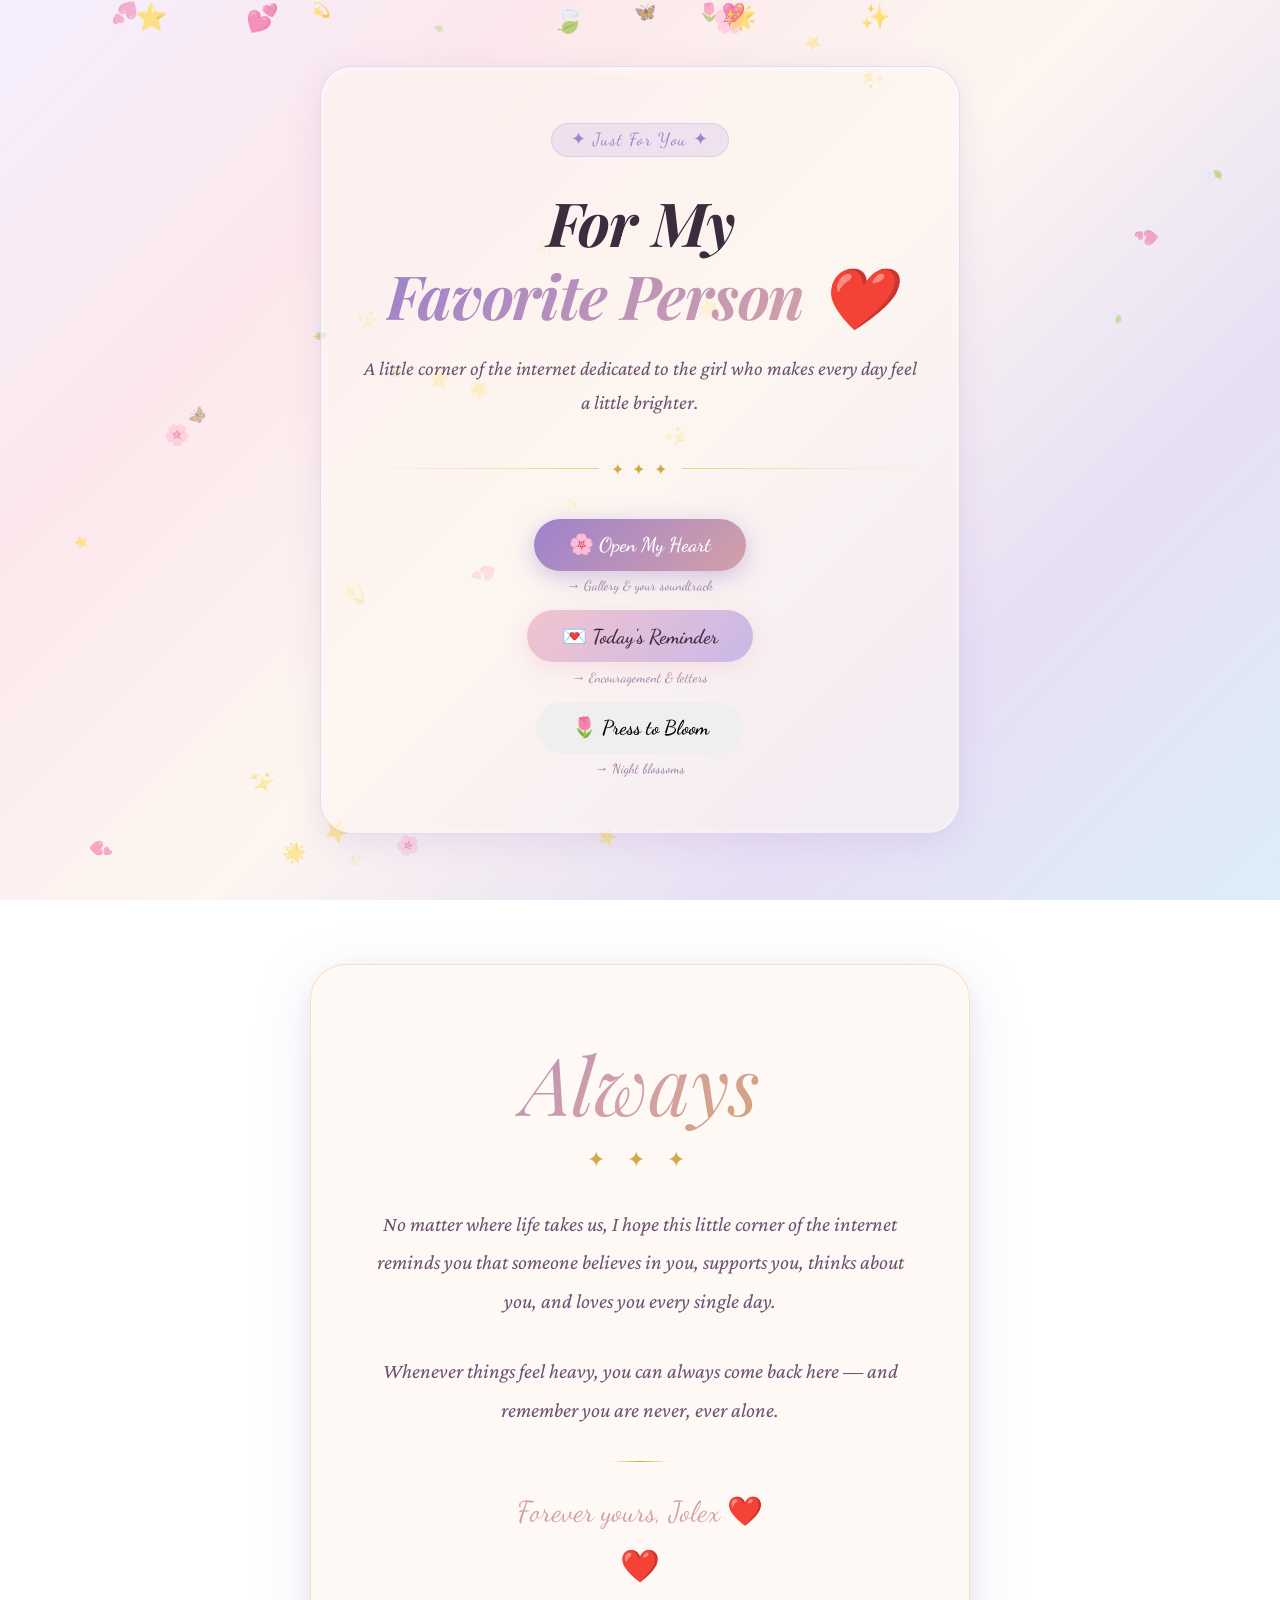
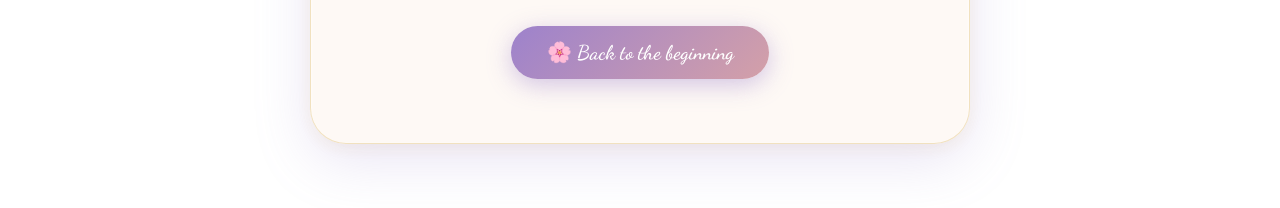
<file: index.html>
<!DOCTYPE html>
<html lang="en">
<head>
  <meta charset="UTF-8" />
  <meta name="viewport" content="width=device-width, initial-scale=1.0" />
  <title>For My Favorite Person ❤️</title>
  <link rel="preconnect" href="https://fonts.googleapis.com" />
  <link rel="preconnect" href="https://fonts.gstatic.com" crossorigin />
  <link href="https://fonts.googleapis.com/css2?family=Playfair+Display:ital,wght@0,400;0,600;0,700;1,400;1,600&family=Lora:ital,wght@0,400;0,500;1,400&family=Dancing+Script:wght@400;500;600;700&family=Crimson+Pro:ital,wght@0,300;0,400;1,300;1,400&display=swap" rel="stylesheet" />
  <link rel="stylesheet" href="styles.css" />
</head>
<body>
  <div id="app"></div>
  <canvas id="particle-canvas"></canvas>
  <script type="module" src="main.js"></script>
</body>
</html>
</file>
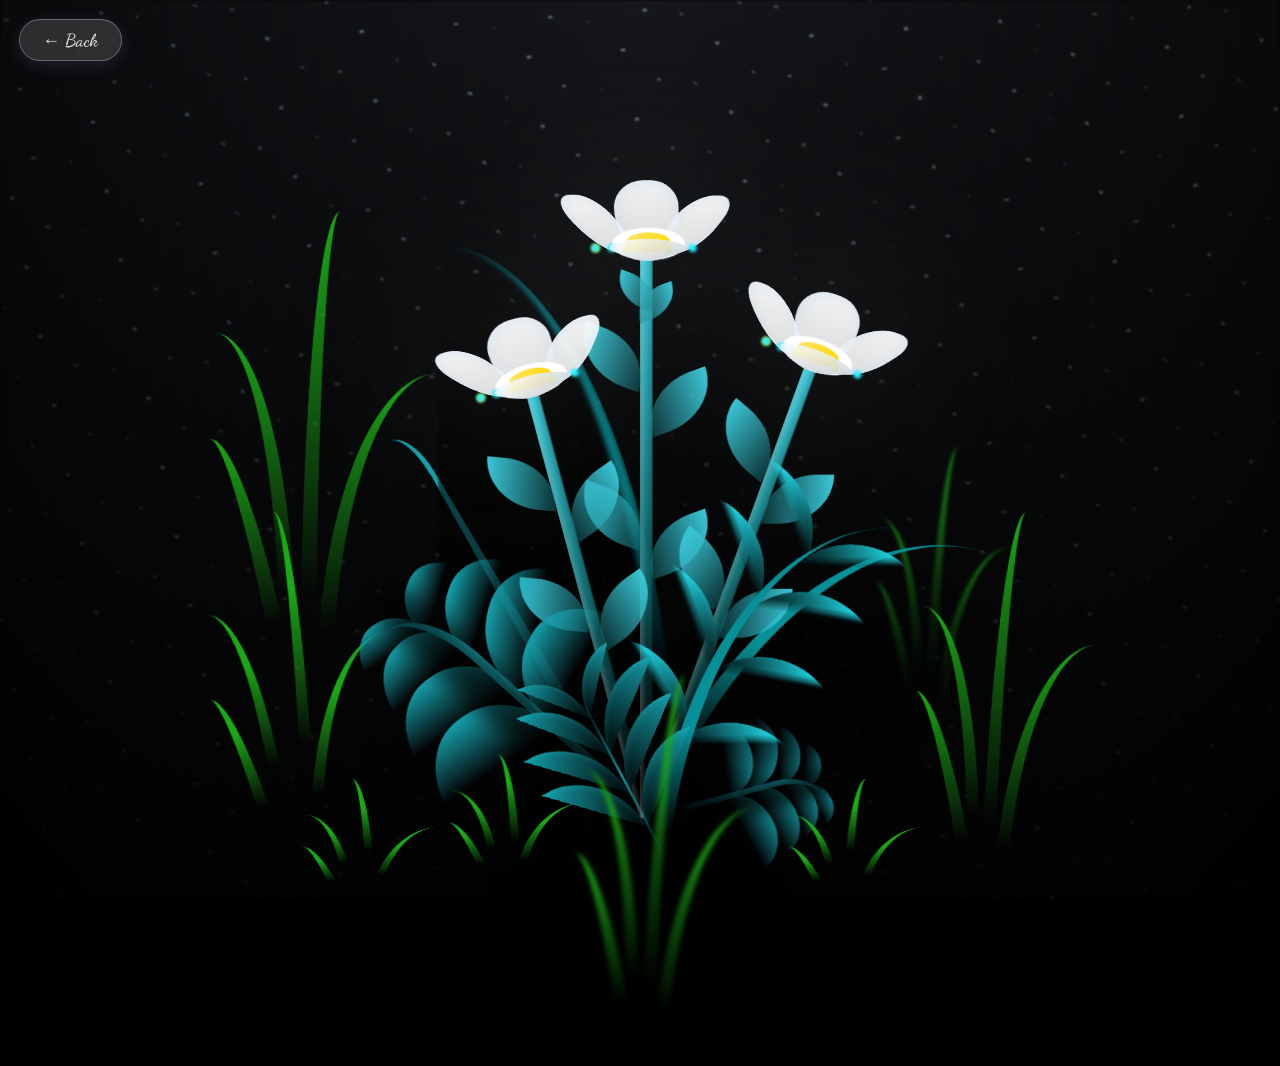
<file: bloom.html>
<!DOCTYPE html>
<html lang="en">
<head>
  <meta charset="UTF-8">
  <meta name="viewport" content="width=device-width, initial-scale=1">
  <link href="https://fonts.googleapis.com/css2?family=Dancing+Script:wght@600;700&display=swap" rel="stylesheet">
  <style>
    *,*::after,*::before{padding:0;margin:0;box-sizing:border-box}
    :root{--dark-color:#000}
    body{display:flex;align-items:flex-end;justify-content:center;min-height:100vh;background-color:var(--dark-color);overflow:hidden;perspective:1000px}
    .night{position:fixed;left:50%;top:0;transform:translateX(-50%);width:100%;height:100%;filter:blur(0.1vmin);background-image:radial-gradient(ellipse at top,transparent 0%,var(--dark-color)),radial-gradient(ellipse at bottom,var(--dark-color),rgba(200,220,255,0.15)),repeating-linear-gradient(220deg,black 0px,black 19px,transparent 19px,transparent 22px),repeating-linear-gradient(189deg,black 0px,black 19px,transparent 19px,transparent 22px),repeating-linear-gradient(148deg,black 0px,black 19px,transparent 19px,transparent 22px),linear-gradient(90deg,#c8e6ff,#f0f0f0)}
    .flowers{position:relative;transform:scale(0.9)}
    .flower{position:absolute;bottom:10vmin;transform-origin:bottom center;z-index:10;--fl-speed:0.8s;cursor:pointer}
    .flower--1{animation:moving-flower-1 4s linear infinite}
    .flower--1 .flower__line{height:70vmin;animation-delay:0.3s}
    .flower--1 .flower__line__leaf--1{animation:blooming-leaf-right var(--fl-speed) 1.6s backwards}
    .flower--1 .flower__line__leaf--2{animation:blooming-leaf-right var(--fl-speed) 1.4s backwards}
    .flower--1 .flower__line__leaf--3{animation:blooming-leaf-left var(--fl-speed) 1.2s backwards}
    .flower--1 .flower__line__leaf--4{animation:blooming-leaf-left var(--fl-speed) 1s backwards}
    .flower--1 .flower__line__leaf--5{animation:blooming-leaf-right var(--fl-speed) 1.8s backwards}
    .flower--1 .flower__line__leaf--6{animation:blooming-leaf-left var(--fl-speed) 2s backwards}
    .flower--2{left:50%;transform:rotate(20deg);animation:moving-flower-2 4s linear infinite}
    .flower--2 .flower__line{height:60vmin;animation-delay:0.6s}
    .flower--2 .flower__line__leaf--1{animation:blooming-leaf-right var(--fl-speed) 1.9s backwards}
    .flower--2 .flower__line__leaf--2{animation:blooming-leaf-right var(--fl-speed) 1.7s backwards}
    .flower--2 .flower__line__leaf--3{animation:blooming-leaf-left var(--fl-speed) 1.5s backwards}
    .flower--2 .flower__line__leaf--4{animation:blooming-leaf-left var(--fl-speed) 1.3s backwards}
    .flower--3{left:50%;transform:rotate(-15deg);animation:moving-flower-3 4s linear infinite}
    .flower--3 .flower__line{animation-delay:0.9s}
    .flower--3 .flower__line__leaf--1{animation:blooming-leaf-right var(--fl-speed) 2.5s backwards}
    .flower--3 .flower__line__leaf--2{animation:blooming-leaf-right var(--fl-speed) 2.3s backwards}
    .flower--3 .flower__line__leaf--3{animation:blooming-leaf-left var(--fl-speed) 2.1s backwards}
    .flower--3 .flower__line__leaf--4{animation:blooming-leaf-left var(--fl-speed) 1.9s backwards}
    .flower__leafs{position:relative;animation:blooming-flower 2s backwards}
    .flower__leafs--1{animation-delay:1.1s}
    .flower__leafs--2{animation-delay:1.4s}
    .flower__leafs--3{animation-delay:1.7s}
    .flower__leafs::after{content:"";position:absolute;left:0;top:0;transform:translate(-50%,-100%);width:8vmin;height:8vmin;background-color:rgba(255,255,255,0.3);filter:blur(10vmin)}
    .flower__leaf{position:absolute;bottom:0;left:50%;width:8vmin;height:11vmin;border-radius:51% 49% 47% 53%/44% 45% 55% 69%;background-color:#ffffff;background-image:linear-gradient(to top,#e8e8e8,#ffffff);transform-origin:bottom center;opacity:0.95;box-shadow:inset 0 0 2vmin rgba(200,230,255,0.6)}
    .flower__leaf--1{transform:translate(-10%,1%) rotateY(40deg) rotateX(-50deg)}
    .flower__leaf--2{transform:translate(-50%,-4%) rotateX(40deg)}
    .flower__leaf--3{transform:translate(-90%,0%) rotateY(45deg) rotateX(50deg)}
    .flower__leaf--4{width:8vmin;height:8vmin;transform-origin:bottom left;border-radius:4vmin 10vmin 4vmin 4vmin;transform:translate(0%,18%) rotateX(70deg) rotate(-43deg);background-image:linear-gradient(to top,#d0d0d0,#ffffff);z-index:1;opacity:0.85}
    .flower__white-circle{position:absolute;left:-3.5vmin;top:-3vmin;width:9vmin;height:4vmin;border-radius:50%;background-color:#fff}
    .flower__white-circle::after{content:"";position:absolute;left:50%;top:45%;transform:translate(-50%,-50%);width:60%;height:60%;border-radius:inherit;background-image:linear-gradient(90deg,#ffe566,#ffd700)}
    .flower__line{height:55vmin;width:1.5vmin;background-image:linear-gradient(to left,rgba(0,0,0,0.2),transparent,rgba(255,255,255,0.2)),linear-gradient(to top,transparent 10%,#14757a,#39c6d6);box-shadow:inset 0 0 2px rgba(0,0,0,0.5);animation:grow-flower-tree 4s backwards}
    .flower__line__leaf{--w:7vmin;--h:calc(var(--w) + 2vmin);position:absolute;top:20%;left:90%;width:var(--w);height:var(--h);border-top-right-radius:var(--h);border-bottom-left-radius:var(--h);background-image:linear-gradient(to top,rgba(20,117,122,0.4),#39c6d6)}
    .flower__line__leaf--1{transform:rotate(70deg) rotateY(30deg)}
    .flower__line__leaf--2{top:45%;transform:rotate(70deg) rotateY(30deg)}
    .flower__line__leaf--3,.flower__line__leaf--4,.flower__line__leaf--6{border-top-right-radius:0;border-bottom-left-radius:0;border-top-left-radius:var(--h);border-bottom-right-radius:var(--h);left:-460%;top:12%;transform:rotate(-70deg) rotateY(30deg)}
    .flower__line__leaf--4{top:40%}
    .flower__line__leaf--5{top:0;transform-origin:left;transform:rotate(70deg) rotateY(30deg) scale(0.6)}
    .flower__line__leaf--6{top:-2%;left:-450%;transform-origin:right;transform:rotate(-70deg) rotateY(30deg) scale(0.6)}
    .flower__light{position:absolute;bottom:0vmin;width:1vmin;height:1vmin;background-color:#fffb00;border-radius:50%;filter:blur(0.2vmin);animation:light-ans 4s linear infinite backwards}
    .flower__light:nth-child(odd){background-color:#23f0ff}
    .flower__light--1{left:-2vmin;animation-delay:1s}
    .flower__light--2{left:3vmin;animation-delay:0.5s}
    .flower__light--3{left:-6vmin;animation-delay:0.3s}
    .flower__light--4{left:6vmin;animation-delay:0.9s}
    .flower__light--5{left:-1vmin;animation-delay:1.5s}
    .flower__light--6{left:-4vmin;animation-delay:3s}
    .flower__light--7{left:3vmin;animation-delay:2s}
    .flower__light--8{left:-6vmin;animation-delay:3.5s}
    .flower__grass{--c:#159faa;--line-w:1.5vmin;position:absolute;bottom:12vmin;left:-7vmin;display:flex;flex-direction:column;align-items:flex-end;z-index:20;transform-origin:bottom center;transform:rotate(-48deg) rotateY(40deg)}
    .flower__grass--1{animation:moving-grass 2s linear infinite}
    .flower__grass--2{left:2vmin;bottom:10vmin;transform:scale(0.5) rotate(75deg) rotateX(10deg) rotateY(-200deg);opacity:0.8;z-index:0;animation:moving-grass--2 1.5s linear infinite}
    .flower__grass--top{width:7vmin;height:10vmin;border-top-right-radius:100%;border-right:var(--line-w) solid var(--c);transform-origin:bottom center;transform:rotate(-2deg)}
    .flower__grass--bottom{margin-top:-2px;width:var(--line-w);height:25vmin;background-image:linear-gradient(to top,transparent,var(--c))}
    .flower__grass__leaf{--size:10vmin;position:absolute;width:calc(var(--size)*2.1);height:var(--size);border-top-left-radius:var(--size);border-top-right-radius:var(--size);background-image:linear-gradient(to top,transparent,transparent 30%,var(--c));z-index:100}
    .flower__grass__leaf--1{top:-6%;left:30%;--size:6vmin;transform:rotate(-20deg);animation:growing-grass-ans--1 2s 2.6s backwards}
    @keyframes growing-grass-ans--1{0%{transform-origin:bottom left;transform:rotate(-20deg) scale(0)}}
    .flower__grass__leaf--2{top:-5%;left:-110%;--size:6vmin;transform:rotate(10deg);animation:growing-grass-ans--2 2s 2.4s linear backwards}
    @keyframes growing-grass-ans--2{0%{transform-origin:bottom right;transform:rotate(10deg) scale(0)}}
    .flower__grass__leaf--3{top:5%;left:60%;--size:8vmin;transform:rotate(-18deg) rotateX(-20deg);animation:growing-grass-ans--3 2s 2.2s linear backwards}
    @keyframes growing-grass-ans--3{0%{transform-origin:bottom left;transform:rotate(-18deg) rotateX(-20deg) scale(0)}}
    .flower__grass__leaf--4{top:6%;left:-135%;--size:8vmin;transform:rotate(2deg);animation:growing-grass-ans--4 2s 2s linear backwards}
    @keyframes growing-grass-ans--4{0%{transform-origin:bottom right;transform:rotate(2deg) scale(0)}}
    .flower__grass__leaf--5{top:20%;left:60%;--size:10vmin;transform:rotate(-24deg) rotateX(-20deg);animation:growing-grass-ans--5 2s 1.8s linear backwards}
    @keyframes growing-grass-ans--5{0%{transform-origin:bottom left;transform:rotate(-24deg) rotateX(-20deg) scale(0)}}
    .flower__grass__leaf--6{top:22%;left:-180%;--size:10vmin;transform:rotate(10deg);animation:growing-grass-ans--6 2s 1.6s linear backwards}
    @keyframes growing-grass-ans--6{0%{transform-origin:bottom right;transform:rotate(10deg) scale(0)}}
    .flower__grass__leaf--7{top:39%;left:70%;--size:10vmin;transform:rotate(-10deg);animation:growing-grass-ans--7 2s 1.4s linear backwards}
    @keyframes growing-grass-ans--7{0%{transform-origin:bottom left;transform:rotate(-10deg) scale(0)}}
    .flower__grass__leaf--8{top:40%;left:-215%;--size:11vmin;transform:rotate(10deg);animation:growing-grass-ans--8 2s 1.2s linear backwards}
    @keyframes growing-grass-ans--8{0%{transform-origin:bottom right;transform:rotate(10deg) scale(0)}}
    .flower__grass__overlay{position:absolute;top:-10%;right:0%;width:100%;height:100%;background-color:rgba(0,0,0,0.6);filter:blur(1.5vmin);z-index:100}
    .flower__g-long{--w:2vmin;--h:6vmin;--c:#159faa;position:absolute;bottom:10vmin;left:-3vmin;transform-origin:bottom center;transform:rotate(-30deg) rotateY(-20deg);display:flex;flex-direction:column;align-items:flex-end;animation:flower-g-long-ans 3s linear infinite}
    @keyframes flower-g-long-ans{0%,100%{transform:rotate(-30deg) rotateY(-20deg)}50%{transform:rotate(-32deg) rotateY(-20deg)}}
    .flower__g-long__top{top:calc(var(--h)*-1);width:calc(var(--w) + 1vmin);height:var(--h);border-top-right-radius:100%;border-right:0.7vmin solid var(--c);transform:translate(-0.7vmin,1vmin)}
    .flower__g-long__bottom{width:var(--w);height:50vmin;transform-origin:bottom center;background-image:linear-gradient(to top,transparent 30%,var(--c));box-shadow:inset 0 0 2px rgba(0,0,0,0.5);clip-path:polygon(35% 0,65% 1%,100% 100%,0% 100%)}
    .flower__g-right{position:absolute;bottom:6vmin;left:-2vmin;transform-origin:bottom left;transform:rotate(20deg)}
    .flower__g-right .leaf{width:30vmin;height:50vmin;border-top-left-radius:100%;border-left:2vmin solid #079097;background-image:linear-gradient(to bottom,transparent,var(--dark-color) 60%);-webkit-mask-image:linear-gradient(to top,transparent 30%,#079097 60%);mask-image:linear-gradient(to top,transparent 30%,#079097 60%)}
    .flower__g-right--1{animation:flower-g-right-ans 2.5s linear infinite}
    .flower__g-right--2{left:5vmin;transform:rotateY(-180deg);animation:flower-g-right-ans--2 3s linear infinite}
    .flower__g-right--2 .leaf{height:75vmin;filter:blur(0.3vmin);opacity:0.8}
    @keyframes flower-g-right-ans{0%,100%{transform:rotate(20deg)}50%{transform:rotate(24deg) rotateX(-20deg)}}
    @keyframes flower-g-right-ans--2{0%,100%{transform:rotateY(-180deg) rotate(0deg) rotateX(-20deg)}50%{transform:rotateY(-180deg) rotate(6deg) rotateX(-20deg)}}
    .flower__g-front{position:absolute;bottom:6vmin;left:2.5vmin;z-index:100;transform-origin:bottom center;transform:rotate(-28deg) rotateY(30deg) scale(1.04);animation:flower__g-front-ans 2s linear infinite}
    @keyframes flower__g-front-ans{0%,100%{transform:rotate(-28deg) rotateY(30deg) scale(1.04)}50%{transform:rotate(-35deg) rotateY(40deg) scale(1.04)}}
    .flower__g-front__line{width:0.3vmin;height:20vmin;background-image:linear-gradient(to top,transparent,#079097,transparent 100%);position:relative}
    .flower__g-front__leaf-wrapper{position:absolute;top:0;left:0;transform-origin:bottom left;transform:rotate(10deg)}
    .flower__g-front__leaf-wrapper:nth-child(even){left:0vmin;transform:rotateY(-180deg) rotate(5deg);animation:flower__g-front__leaf-left-ans 1s ease-in backwards}
    .flower__g-front__leaf-wrapper:nth-child(odd){animation:flower__g-front__leaf-ans 1s ease-in backwards}
    .flower__g-front__leaf-wrapper--1{top:-8vmin;transform:scale(0.7);animation:flower__g-front__leaf-ans 1s 5.5s ease-in backwards !important}
    .flower__g-front__leaf-wrapper--2{top:-8vmin;transform:rotateY(-180deg) scale(0.7) !important;animation:flower__g-front__leaf-left-ans-2 1s 4.6s ease-in backwards !important}
    .flower__g-front__leaf-wrapper--3{top:-3vmin;animation:flower__g-front__leaf-ans 1s 4.6s ease-in backwards}
    .flower__g-front__leaf-wrapper--4{top:-3vmin;transform:rotateY(-180deg) scale(0.9) !important;animation:flower__g-front__leaf-left-ans-2 1s 4.6s ease-in backwards !important}
    @keyframes flower__g-front__leaf-left-ans-2{0%{transform:rotateY(-180deg) scale(0)}}
    .flower__g-front__leaf-wrapper--5,.flower__g-front__leaf-wrapper--6{top:2vmin}
    .flower__g-front__leaf-wrapper--7,.flower__g-front__leaf-wrapper--8{top:6.5vmin}
    .flower__g-front__leaf-wrapper--2{animation-delay:5.2s !important}
    .flower__g-front__leaf-wrapper--3{animation-delay:4.9s !important}
    .flower__g-front__leaf-wrapper--5{animation-delay:4.3s !important}
    .flower__g-front__leaf-wrapper--6{animation-delay:4.1s !important}
    .flower__g-front__leaf-wrapper--7{animation-delay:3.8s !important}
    .flower__g-front__leaf-wrapper--8{animation-delay:3.5s !important}
    @keyframes flower__g-front__leaf-ans{0%{transform:rotate(10deg) scale(0)}}
    @keyframes flower__g-front__leaf-left-ans{0%{transform:rotateY(-180deg) rotate(5deg) scale(0)}}
    .flower__g-front__leaf{width:10vmin;height:10vmin;border-radius:100% 0% 0% 100%/100% 100% 0% 0%;box-shadow:inset 0 2px 1vmin rgba(44,238,252,0.2);background-image:linear-gradient(to bottom left,transparent,var(--dark-color)),linear-gradient(to bottom right,#159faa 50%,transparent 50%,transparent);-webkit-mask-image:linear-gradient(to bottom right,#159faa 50%,transparent 50%,transparent);mask-image:linear-gradient(to bottom right,#159faa 50%,transparent 50%,transparent)}
    .flower__g-fr{position:absolute;bottom:-4vmin;left:1vmin;transform-origin:bottom left;z-index:10;animation:flower__g-fr-ans 2s linear infinite}
    @keyframes flower__g-fr-ans{0%,100%{transform:rotate(2deg)}50%{transform:rotate(4deg)}}
    .flower__g-fr .leaf{width:30vmin;height:50vmin;border-top-left-radius:100%;border-left:2vmin solid #079097;-webkit-mask-image:linear-gradient(to top,transparent 25%,#079097 50%);mask-image:linear-gradient(to top,transparent 25%,#079097 50%);position:relative;z-index:1}
    .flower__g-fr__leaf{position:absolute;top:0;left:0;width:10vmin;height:10vmin;border-radius:100% 0% 0% 100%/100% 100% 0% 0%;box-shadow:inset 0 2px 1vmin rgba(44,238,252,0.2);background-image:linear-gradient(to bottom left,transparent,var(--dark-color) 98%),linear-gradient(to bottom right,#23f0ff 45%,transparent 50%,transparent);-webkit-mask-image:linear-gradient(135deg,#159faa 40%,transparent 50%,transparent);mask-image:linear-gradient(135deg,#159faa 40%,transparent 50%,transparent)}
    .flower__g-fr__leaf--1{left:20vmin;transform:rotate(45deg);animation:flower__g-fr-leaft-ans-1 0.5s 5.2s linear backwards}
    @keyframes flower__g-fr-leaft-ans-1{0%{transform-origin:left;transform:rotate(45deg) scale(0)}}
    .flower__g-fr__leaf--2{left:12vmin;top:-7vmin;transform:rotate(25deg) rotateY(-180deg);animation:flower__g-fr-leaft-ans-6 0.5s 5s linear backwards}
    .flower__g-fr__leaf--3{left:15vmin;top:6vmin;transform:rotate(55deg);animation:flower__g-fr-leaft-ans-5 0.5s 4.8s linear backwards}
    .flower__g-fr__leaf--4{left:6vmin;top:-2vmin;transform:rotate(25deg) rotateY(-180deg);animation:flower__g-fr-leaft-ans-6 0.5s 4.6s linear backwards}
    .flower__g-fr__leaf--5{left:10vmin;top:14vmin;transform:rotate(55deg);animation:flower__g-fr-leaft-ans-5 0.5s 4.4s linear backwards}
    @keyframes flower__g-fr-leaft-ans-5{0%{transform-origin:left;transform:rotate(55deg) scale(0)}}
    .flower__g-fr__leaf--6{left:0vmin;top:6vmin;transform:rotate(25deg) rotateY(-180deg);animation:flower__g-fr-leaft-ans-6 0.5s 4.2s linear backwards}
    @keyframes flower__g-fr-leaft-ans-6{0%{transform-origin:right;transform:rotate(25deg) rotateY(-180deg) scale(0)}}
    .flower__g-fr__leaf--7{left:5vmin;top:22vmin;transform:rotate(45deg);animation:flower__g-fr-leaft-ans-7 0.5s 4s linear backwards}
    @keyframes flower__g-fr-leaft-ans-7{0%{transform-origin:left;transform:rotate(45deg) scale(0)}}
    .flower__g-fr__leaf--8{left:-4vmin;top:15vmin;transform:rotate(15deg) rotateY(-180deg);animation:flower__g-fr-leaft-ans-8 0.5s 3.8s linear backwards}
    @keyframes flower__g-fr-leaft-ans-8{0%{transform-origin:right;transform:rotate(15deg) rotateY(-180deg) scale(0)}}
    .long-g{position:absolute;bottom:25vmin;left:-42vmin;transform-origin:bottom left}
    .long-g--1{bottom:0vmin;transform:scale(0.8) rotate(-5deg)}
    .long-g--1 .leaf{-webkit-mask-image:linear-gradient(to top,transparent 40%,#079097 80%) !important;mask-image:linear-gradient(to top,transparent 40%,#079097 80%) !important}
    .long-g--1 .leaf--1{--w:5vmin;--h:60vmin;left:-2vmin;transform:rotate(3deg) rotateY(-180deg)}
    .long-g--2,.long-g--3{bottom:-3vmin;left:-35vmin;transform-origin:center;transform:scale(0.6) rotateX(60deg)}
    .long-g--2 .leaf,.long-g--3 .leaf{-webkit-mask-image:linear-gradient(to top,transparent 50%,#079097 80%) !important;mask-image:linear-gradient(to top,transparent 50%,#079097 80%) !important}
    .long-g--2 .leaf--1,.long-g--3 .leaf--1{left:-1vmin;transform:rotateY(-180deg)}
    .long-g--3{left:-17vmin;bottom:0vmin}
    .long-g--3 .leaf{-webkit-mask-image:linear-gradient(to top,transparent 40%,#079097 80%) !important;mask-image:linear-gradient(to top,transparent 40%,#079097 80%) !important}
    .long-g--4{left:25vmin;bottom:-3vmin;transform-origin:center;transform:scale(0.6) rotateX(60deg)}
    .long-g--4 .leaf{-webkit-mask-image:linear-gradient(to top,transparent 50%,#079097 80%) !important;mask-image:linear-gradient(to top,transparent 50%,#079097 80%) !important}
    .long-g--5{left:42vmin;bottom:0vmin;transform:scale(0.8) rotate(2deg)}
    .long-g--6{left:0vmin;bottom:-20vmin;z-index:100;filter:blur(0.3vmin);transform:scale(0.8) rotate(2deg)}
    .long-g--7{left:35vmin;bottom:20vmin;z-index:-1;filter:blur(0.3vmin);transform:scale(0.6) rotate(2deg);opacity:0.7}
    .long-g .leaf{--w:15vmin;--h:40vmin;--c:#1aaa15;position:absolute;bottom:0;width:var(--w);height:var(--h);border-top-left-radius:100%;border-left:2vmin solid var(--c);-webkit-mask-image:linear-gradient(to top,transparent 20%,var(--dark-color));mask-image:linear-gradient(to top,transparent 20%,var(--dark-color));transform-origin:bottom center}
    .long-g .leaf--0{left:2vmin;animation:leaf-ans-1 4s linear infinite}
    .long-g .leaf--1{--w:5vmin;--h:60vmin;animation:leaf-ans-1 4s linear infinite}
    .long-g .leaf--2{--w:10vmin;--h:40vmin;left:-0.5vmin;bottom:5vmin;transform-origin:bottom left;transform:rotateY(-180deg);animation:leaf-ans-2 3s linear infinite}
    .long-g .leaf--3{--w:5vmin;--h:30vmin;left:-1vmin;bottom:3.2vmin;transform-origin:bottom left;transform:rotate(-10deg) rotateY(-180deg);animation:leaf-ans-3 3s linear infinite}
    @keyframes leaf-ans-1{0%,100%{transform:rotate(-5deg) scale(1)}50%{transform:rotate(5deg) scale(1.1)}}
    @keyframes leaf-ans-2{0%,100%{transform:rotateY(-180deg) rotate(5deg)}50%{transform:rotateY(-180deg) rotate(0deg) scale(1.1)}}
    @keyframes leaf-ans-3{0%,100%{transform:rotate(-10deg) rotateY(-180deg)}50%{transform:rotate(-20deg) rotateY(-180deg)}}
    .grow-ans{animation:grow-ans 2s var(--d) backwards}
    @keyframes grow-ans{0%{transform:scale(0);opacity:0}}
    @keyframes light-ans{0%{opacity:0;transform:translateY(0vmin)}25%{opacity:1;transform:translateY(-5vmin) translateX(-2vmin)}50%{opacity:1;transform:translateY(-15vmin) translateX(2vmin);filter:blur(0.2vmin)}75%{transform:translateY(-20vmin) translateX(-2vmin);filter:blur(0.2vmin)}100%{transform:translateY(-30vmin);opacity:0;filter:blur(1vmin)}}
    @keyframes moving-flower-1{0%,100%{transform:rotate(2deg)}50%{transform:rotate(-2deg)}}
    @keyframes moving-flower-2{0%,100%{transform:rotate(18deg)}50%{transform:rotate(14deg)}}
    @keyframes moving-flower-3{0%,100%{transform:rotate(-18deg)}50%{transform:rotate(-20deg) rotateY(-10deg)}}
    @keyframes blooming-leaf-right{0%{transform-origin:left;transform:rotate(70deg) rotateY(30deg) scale(0)}}
    @keyframes blooming-leaf-left{0%{transform-origin:right;transform:rotate(-70deg) rotateY(30deg) scale(0)}}
    @keyframes grow-flower-tree{0%{height:0;border-radius:1vmin}}
    @keyframes blooming-flower{0%{transform:scale(0)}}
    @keyframes moving-grass{0%,100%{transform:rotate(-48deg) rotateY(40deg)}50%{transform:rotate(-50deg) rotateY(40deg)}}
    @keyframes moving-grass--2{0%,100%{transform:scale(0.5) rotate(75deg) rotateX(10deg) rotateY(-200deg)}50%{transform:scale(0.5) rotate(79deg) rotateX(10deg) rotateY(-200deg)}}
    .growing-grass{animation:growing-grass-ans 1s 2s backwards}
    @keyframes growing-grass-ans{0%{transform:scale(0)}}
    .not-loaded *{animation-play-state:paused !important}

    .falling-petal {
      position: fixed;
      top: -30px;
      width: 16px;
      height: 22px;
      border-radius: 60% 40% 50% 50% / 50% 50% 70% 60%;
      opacity: 0.93;
      pointer-events: none;
      z-index: 9999;
      box-shadow: inset 0 0 4px rgba(200,180,255,0.3);
      animation: petalFall var(--fall-dur, 4s) var(--fall-delay, 0s) cubic-bezier(0.25,0.46,0.45,0.94) forwards;
    }
    @keyframes petalFall {
      0% { transform: translateY(0) translateX(0) rotate(var(--rot-start, 0deg)) rotateX(0deg); opacity: 0.93; }
      10% { opacity: 1; }
      85% { opacity: 0.85; }
      100% { transform: translateY(110vh) translateX(var(--drift, 20px)) rotate(var(--rot-end, 400deg)) rotateX(70deg); opacity: 0; }
    }

    .petal-message {
      position: fixed;
      top: -10px;
      pointer-events: none;
      z-index: 10000;
      font-size: 16px;
      font-weight: 700;
      color: #fff;
      white-space: nowrap;
      letter-spacing: 0.06em;
      animation: msgFloat var(--fall-dur, 4s) var(--fall-delay, 0s) cubic-bezier(0.25,0.46,0.45,0.94) forwards;
      font-family: 'Dancing Script', cursive;
      text-shadow: 0 0 12px rgba(180,120,255,1), 0 0 24px rgba(180,120,255,0.7), 0 2px 4px rgba(0,0,0,0.8);
    }
    @keyframes msgFloat {
      0% { transform: translateY(0) translateX(0) rotate(var(--rot-start, 0deg)); opacity: 0; }
      12% { opacity: 1; }
      75% { opacity: 1; }
      100% { transform: translateY(110vh) translateX(var(--drift, 20px)) rotate(var(--rot-end, 20deg)); opacity: 0; }
    }

    .hint {
      position: fixed;
      bottom: 18px;
      left: 50%;
      transform: translateX(-50%);
      color: rgba(255,255,255,0.45);
      font-size: 11px;
      font-family: 'Dancing Script', cursive;
      letter-spacing: 0.07em;
      pointer-events: none;
      z-index: 999;
      animation: hintFade 3s 3s ease-out forwards;
    }
    @keyframes hintFade { 0%{opacity:1} 70%{opacity:1} 100%{opacity:0} }

    .btn-back {
      position: fixed;
      top: 1.2rem;
      left: 1.2rem;
      z-index: 9998;
      display: inline-flex;
      align-items: center;
      gap: 0.4rem;
      padding: 0.6rem 1.4rem;
      border-radius: 50px;
      font-family: 'Dancing Script', cursive;
      font-size: 1.1rem;
      font-weight: 600;
      cursor: pointer;
      text-decoration: none;
      background: rgba(253, 246, 240, 0.15);
      backdrop-filter: blur(10px);
      -webkit-backdrop-filter: blur(10px);
      border: 1.5px solid rgba(201, 184, 232, 0.4);
      color: rgba(255, 255, 255, 0.85);
      box-shadow: 0 4px 16px rgba(157, 130, 204, 0.18);
      transition: all 0.35s cubic-bezier(0.25, 0.8, 0.25, 1);
    }
    .btn-back:hover {
      transform: translateX(-4px);
      background: rgba(201, 184, 232, 0.28);
      color: #fff;
      box-shadow: 0 6px 24px rgba(157, 130, 204, 0.32);
    }
  </style>
</head>
<body class="not-loaded">
  <div class="night"></div>
  <a href="index.html" class="btn-back">← Back</a>
  <div class="flowers">
    <div class="flower flower--1">
      <div class="flower__leafs flower__leafs--1">
        <div class="flower__leaf flower__leaf--1"></div>
        <div class="flower__leaf flower__leaf--2"></div>
        <div class="flower__leaf flower__leaf--3"></div>
        <div class="flower__leaf flower__leaf--4"></div>
        <div class="flower__white-circle"></div>
        <div class="flower__light flower__light--1"></div>
        <div class="flower__light flower__light--2"></div>
        <div class="flower__light flower__light--3"></div>
        <div class="flower__light flower__light--4"></div>
        <div class="flower__light flower__light--5"></div>
        <div class="flower__light flower__light--6"></div>
        <div class="flower__light flower__light--7"></div>
        <div class="flower__light flower__light--8"></div>
      </div>
      <div class="flower__line">
        <div class="flower__line__leaf flower__line__leaf--1"></div>
        <div class="flower__line__leaf flower__line__leaf--2"></div>
        <div class="flower__line__leaf flower__line__leaf--3"></div>
        <div class="flower__line__leaf flower__line__leaf--4"></div>
        <div class="flower__line__leaf flower__line__leaf--5"></div>
        <div class="flower__line__leaf flower__line__leaf--6"></div>
      </div>
    </div>
    <div class="flower flower--2">
      <div class="flower__leafs flower__leafs--2">
        <div class="flower__leaf flower__leaf--1"></div>
        <div class="flower__leaf flower__leaf--2"></div>
        <div class="flower__leaf flower__leaf--3"></div>
        <div class="flower__leaf flower__leaf--4"></div>
        <div class="flower__white-circle"></div>
        <div class="flower__light flower__light--1"></div>
        <div class="flower__light flower__light--2"></div>
        <div class="flower__light flower__light--3"></div>
        <div class="flower__light flower__light--4"></div>
        <div class="flower__light flower__light--5"></div>
        <div class="flower__light flower__light--6"></div>
        <div class="flower__light flower__light--7"></div>
        <div class="flower__light flower__light--8"></div>
      </div>
      <div class="flower__line">
        <div class="flower__line__leaf flower__line__leaf--1"></div>
        <div class="flower__line__leaf flower__line__leaf--2"></div>
        <div class="flower__line__leaf flower__line__leaf--3"></div>
        <div class="flower__line__leaf flower__line__leaf--4"></div>
      </div>
    </div>
    <div class="flower flower--3">
      <div class="flower__leafs flower__leafs--3">
        <div class="flower__leaf flower__leaf--1"></div>
        <div class="flower__leaf flower__leaf--2"></div>
        <div class="flower__leaf flower__leaf--3"></div>
        <div class="flower__leaf flower__leaf--4"></div>
        <div class="flower__white-circle"></div>
        <div class="flower__light flower__light--1"></div>
        <div class="flower__light flower__light--2"></div>
        <div class="flower__light flower__light--3"></div>
        <div class="flower__light flower__light--4"></div>
        <div class="flower__light flower__light--5"></div>
        <div class="flower__light flower__light--6"></div>
        <div class="flower__light flower__light--7"></div>
        <div class="flower__light flower__light--8"></div>
      </div>
      <div class="flower__line">
        <div class="flower__line__leaf flower__line__leaf--1"></div>
        <div class="flower__line__leaf flower__line__leaf--2"></div>
        <div class="flower__line__leaf flower__line__leaf--3"></div>
        <div class="flower__line__leaf flower__line__leaf--4"></div>
      </div>
    </div>
    <div class="grow-ans" style="--d:1.2s">
      <div class="flower__g-long"><div class="flower__g-long__top"></div><div class="flower__g-long__bottom"></div></div>
    </div>
    <div class="growing-grass">
      <div class="flower__grass flower__grass--1">
        <div class="flower__grass--top"></div><div class="flower__grass--bottom"></div>
        <div class="flower__grass__leaf flower__grass__leaf--1"></div><div class="flower__grass__leaf flower__grass__leaf--2"></div>
        <div class="flower__grass__leaf flower__grass__leaf--3"></div><div class="flower__grass__leaf flower__grass__leaf--4"></div>
        <div class="flower__grass__leaf flower__grass__leaf--5"></div><div class="flower__grass__leaf flower__grass__leaf--6"></div>
        <div class="flower__grass__leaf flower__grass__leaf--7"></div><div class="flower__grass__leaf flower__grass__leaf--8"></div>
        <div class="flower__grass__overlay"></div>
      </div>
    </div>
    <div class="growing-grass">
      <div class="flower__grass flower__grass--2">
        <div class="flower__grass--top"></div><div class="flower__grass--bottom"></div>
        <div class="flower__grass__leaf flower__grass__leaf--1"></div><div class="flower__grass__leaf flower__grass__leaf--2"></div>
        <div class="flower__grass__leaf flower__grass__leaf--3"></div><div class="flower__grass__leaf flower__grass__leaf--4"></div>
        <div class="flower__grass__leaf flower__grass__leaf--5"></div><div class="flower__grass__leaf flower__grass__leaf--6"></div>
        <div class="flower__grass__leaf flower__grass__leaf--7"></div><div class="flower__grass__leaf flower__grass__leaf--8"></div>
        <div class="flower__grass__overlay"></div>
      </div>
    </div>
    <div class="grow-ans" style="--d:2.4s"><div class="flower__g-right flower__g-right--1"><div class="leaf"></div></div></div>
    <div class="grow-ans" style="--d:2.8s"><div class="flower__g-right flower__g-right--2"><div class="leaf"></div></div></div>
    <div class="grow-ans" style="--d:2.8s">
      <div class="flower__g-front">
        <div class="flower__g-front__leaf-wrapper flower__g-front__leaf-wrapper--1"><div class="flower__g-front__leaf"></div></div>
        <div class="flower__g-front__leaf-wrapper flower__g-front__leaf-wrapper--2"><div class="flower__g-front__leaf"></div></div>
        <div class="flower__g-front__leaf-wrapper flower__g-front__leaf-wrapper--3"><div class="flower__g-front__leaf"></div></div>
        <div class="flower__g-front__leaf-wrapper flower__g-front__leaf-wrapper--4"><div class="flower__g-front__leaf"></div></div>
        <div class="flower__g-front__leaf-wrapper flower__g-front__leaf-wrapper--5"><div class="flower__g-front__leaf"></div></div>
        <div class="flower__g-front__leaf-wrapper flower__g-front__leaf-wrapper--6"><div class="flower__g-front__leaf"></div></div>
        <div class="flower__g-front__leaf-wrapper flower__g-front__leaf-wrapper--7"><div class="flower__g-front__leaf"></div></div>
        <div class="flower__g-front__leaf-wrapper flower__g-front__leaf-wrapper--8"><div class="flower__g-front__leaf"></div></div>
        <div class="flower__g-front__line"></div>
      </div>
    </div>
    <div class="grow-ans" style="--d:3.2s">
      <div class="flower__g-fr">
        <div class="leaf"></div>
        <div class="flower__g-fr__leaf flower__g-fr__leaf--1"></div><div class="flower__g-fr__leaf flower__g-fr__leaf--2"></div>
        <div class="flower__g-fr__leaf flower__g-fr__leaf--3"></div><div class="flower__g-fr__leaf flower__g-fr__leaf--4"></div>
        <div class="flower__g-fr__leaf flower__g-fr__leaf--5"></div><div class="flower__g-fr__leaf flower__g-fr__leaf--6"></div>
        <div class="flower__g-fr__leaf flower__g-fr__leaf--7"></div><div class="flower__g-fr__leaf flower__g-fr__leaf--8"></div>
      </div>
    </div>
    <div class="long-g long-g--0">
      <div class="grow-ans" style="--d:3s"><div class="leaf leaf--0"></div></div>
      <div class="grow-ans" style="--d:2.2s"><div class="leaf leaf--1"></div></div>
      <div class="grow-ans" style="--d:3.4s"><div class="leaf leaf--2"></div></div>
      <div class="grow-ans" style="--d:3.6s"><div class="leaf leaf--3"></div></div>
    </div>
    <div class="long-g long-g--1">
      <div class="grow-ans" style="--d:3.6s"><div class="leaf leaf--0"></div></div>
      <div class="grow-ans" style="--d:3.8s"><div class="leaf leaf--1"></div></div>
      <div class="grow-ans" style="--d:4s"><div class="leaf leaf--2"></div></div>
      <div class="grow-ans" style="--d:4.2s"><div class="leaf leaf--3"></div></div>
    </div>
    <div class="long-g long-g--2">
      <div class="grow-ans" style="--d:4s"><div class="leaf leaf--0"></div></div>
      <div class="grow-ans" style="--d:4.2s"><div class="leaf leaf--1"></div></div>
      <div class="grow-ans" style="--d:4.4s"><div class="leaf leaf--2"></div></div>
      <div class="grow-ans" style="--d:4.6s"><div class="leaf leaf--3"></div></div>
    </div>
    <div class="long-g long-g--3">
      <div class="grow-ans" style="--d:4s"><div class="leaf leaf--0"></div></div>
      <div class="grow-ans" style="--d:4.2s"><div class="leaf leaf--1"></div></div>
      <div class="grow-ans" style="--d:3s"><div class="leaf leaf--2"></div></div>
      <div class="grow-ans" style="--d:3.6s"><div class="leaf leaf--3"></div></div>
    </div>
    <div class="long-g long-g--4">
      <div class="grow-ans" style="--d:4s"><div class="leaf leaf--0"></div></div>
      <div class="grow-ans" style="--d:4.2s"><div class="leaf leaf--1"></div></div>
      <div class="grow-ans" style="--d:3s"><div class="leaf leaf--2"></div></div>
      <div class="grow-ans" style="--d:3.6s"><div class="leaf leaf--3"></div></div>
    </div>
    <div class="long-g long-g--5">
      <div class="grow-ans" style="--d:4s"><div class="leaf leaf--0"></div></div>
      <div class="grow-ans" style="--d:4.2s"><div class="leaf leaf--1"></div></div>
      <div class="grow-ans" style="--d:3s"><div class="leaf leaf--2"></div></div>
      <div class="grow-ans" style="--d:3.6s"><div class="leaf leaf--3"></div></div>
    </div>
    <div class="long-g long-g--6">
      <div class="grow-ans" style="--d:4.2s"><div class="leaf leaf--0"></div></div>
      <div class="grow-ans" style="--d:4.4s"><div class="leaf leaf--1"></div></div>
      <div class="grow-ans" style="--d:4.6s"><div class="leaf leaf--2"></div></div>
      <div class="grow-ans" style="--d:4.8s"><div class="leaf leaf--3"></div></div>
    </div>
    <div class="long-g long-g--7">
      <div class="grow-ans" style="--d:3s"><div class="leaf leaf--0"></div></div>
      <div class="grow-ans" style="--d:3.2s"><div class="leaf leaf--1"></div></div>
      <div class="grow-ans" style="--d:3.5s"><div class="leaf leaf--2"></div></div>
      <div class="grow-ans" style="--d:3.6s"><div class="leaf leaf--3"></div></div>
    </div>
  </div>

  <div class="hint">tap a flower ✿</div>

  <script>
    onload = () => {
      const c = setTimeout(() => {
        document.body.classList.remove("not-loaded");
        clearTimeout(c);
      }, 1000);
    };

    const messages = [
      "you are loved 🤍",
      "believe in yourself ✨",
      "you make the world brighter 🌟",
      "be gentle with yourself 🌸",
      "you are enough 💫",
      "keep blooming 🌷",
      "you are so beautiful 🤍",
      "kindness looks good on you 💕",
      "today is yours 🌙",
      "you deserve all the good things 🌼",
      "your smile is magic ✨",
      "stay soft, stay strong 🕊️",
      "the world is better with you in it 💖",
      "you are doing amazing 🌿",
      "you are a ray of sunshine 🌸",
    ];

    let msgIndex = 0;

    function spawnPetals() {
      const count = 14;
      const screenW = window.innerWidth;

      for (let i = 0; i < count; i++) {
        const delay = i * 0.18;
        const dur = 3.5 + Math.random() * 2;
        const startX = Math.random() * screenW;
        const drift = (Math.random() - 0.5) * 200;
        const rotStart = Math.random() * 60 - 30;
        const rotEnd = rotStart + (Math.random() > 0.5 ? 1 : -1) * (300 + Math.random() * 200);

        const petal = document.createElement('div');
        petal.className = 'falling-petal';
        petal.style.cssText = `left:${startX}px;--fall-dur:${dur}s;--fall-delay:${delay}s;--drift:${drift}px;--rot-start:${rotStart}deg;--rot-end:${rotEnd}deg;`;

        const tints = ['rgba(255,240,255,0.95)','rgba(255,255,255,1)','rgba(240,230,255,0.95)','rgba(255,250,240,0.95)'];
        petal.style.background = tints[Math.floor(Math.random() * tints.length)];

        document.body.appendChild(petal);
        setTimeout(() => petal.remove(), (dur + delay + 0.5) * 1000);
      }

      // One big message falling from the top center
      const msg = messages[msgIndex % messages.length];
      msgIndex++;
      const label = document.createElement('div');
      label.className = 'petal-message';
      label.textContent = msg;
      const msgDur = 5;
      const msgDrift = (Math.random() - 0.5) * 80;
      label.style.cssText = `left:${screenW * 0.5 - 100}px;--fall-dur:${msgDur}s;--fall-delay:0.3s;--drift:${msgDrift}px;--rot-start:-4deg;--rot-end:4deg;`;
      document.body.appendChild(label);
      setTimeout(() => label.remove(), (msgDur + 1) * 1000);
    }

    document.querySelectorAll('.flower').forEach(flower => {
      flower.addEventListener('click', () => {
        spawnPetals();
      });
    });
  </script>
</body>
</html>
</file>
<file: styles.css>
/* ═══════════════════════════════════════════════
   GLOBAL STYLES — For My Favorite Person ❤️
   Taylor Swift x Diary Aesthetic
   ═══════════════════════════════════════════════ */

:root {
  --lavender:        #c9b8e8;
  --lavender-light:  #e8dff5;
  --lavender-deep:   #9d82cc;
  --blush:           #f2c4ce;
  --blush-light:     #fce8ec;
  --dusty-rose:      #d4a0a8;
  --cream:           #fdf6f0;
  --cream-warm:      #fef9f4;
  --gold:            #d4a843;
  --gold-light:      #f0d080;
  --pastel-blue:     #b8d4e8;
  --pastel-blue-light: #dceef8;
  --white:           #ffffff;
  --text-dark:       #3d2c3e;
  --text-mid:        #6b5070;
  --text-soft:       #9b7ea0;
  --glass-bg:        rgba(253, 246, 240, 0.55);
  --glass-border:    rgba(201, 184, 232, 0.45);
  --glass-shadow:    rgba(157, 130, 204, 0.18);
  --radius-lg:       20px;
  --radius-xl:       32px;
  --transition:      all 0.45s cubic-bezier(0.25, 0.8, 0.25, 1);
}

*, *::before, *::after {
  box-sizing: border-box;
  margin: 0;
  padding: 0;
}

html {
  scroll-behavior: smooth;
  font-size: 16px;
}

body {
  font-family: 'Lora', Georgia, serif;
  background: linear-gradient(135deg,
    #f5eeff 0%,
    #fce8ec 25%,
    #fdf6f0 50%,
    #e8dff5 75%,
    #dceef8 100%);
  background-attachment: fixed;
  min-height: 100vh;
  color: var(--text-dark);
  overflow-x: hidden;
}

#particle-canvas {
  position: fixed;
  top: 0; left: 0;
  width: 100%; height: 100%;
  pointer-events: none;
  z-index: 0;
}

#app {
  position: relative;
  z-index: 1;
  min-height: 100vh;
}

/* ═══════════════════════════════════════════════
   TYPOGRAPHY SYSTEM
   ═══════════════════════════════════════════════ */

.font-display   { font-family: 'Playfair Display', serif; }
.font-body      { font-family: 'Lora', serif; }
.font-script    { font-family: 'Dancing Script', cursive; }
.font-prose     { font-family: 'Crimson Pro', serif; }

h1, .h1 {
  font-family: 'Playfair Display', serif;
  font-size: clamp(2.4rem, 6vw, 4.2rem);
  font-weight: 700;
  line-height: 1.15;
  color: var(--text-dark);
  letter-spacing: -0.02em;
}

h2, .h2 {
  font-family: 'Playfair Display', serif;
  font-size: clamp(1.8rem, 4vw, 3rem);
  font-weight: 600;
  line-height: 1.2;
  color: var(--text-dark);
}

h3, .h3 {
  font-family: 'Dancing Script', cursive;
  font-size: clamp(1.3rem, 3vw, 1.9rem);
  color: var(--text-mid);
}

p {
  font-family: 'Lora', serif;
  font-size: 1.05rem;
  line-height: 1.75;
  color: var(--text-mid);
}

/* ═══════════════════════════════════════════════
   GLASSMORPHISM CARD
   ═══════════════════════════════════════════════ */

.glass-card {
  background: var(--glass-bg);
  -webkit-backdrop-filter: blur(18px) saturate(1.4);
  backdrop-filter: blur(18px) saturate(1.4);
  border: 1.5px solid var(--glass-border);
  border-radius: var(--radius-xl);
  box-shadow:
    0 8px 32px var(--glass-shadow),
    0 2px 8px rgba(255,255,255,0.6) inset;
  transition: var(--transition);
}

.glass-card:hover {
  box-shadow:
    0 16px 48px rgba(157, 130, 204, 0.28),
    0 2px 8px rgba(255,255,255,0.7) inset;
  transform: translateY(-3px);
}

/* ═══════════════════════════════════════════════
   BUTTONS
   ═══════════════════════════════════════════════ */

.btn {
  display: inline-flex;
  align-items: center;
  gap: 0.5rem;
  padding: 0.85rem 2.2rem;
  border: none;
  border-radius: 50px;
  font-family: 'Dancing Script', cursive;
  font-size: 1.25rem;
  font-weight: 600;
  cursor: pointer;
  transition: var(--transition);
  text-decoration: none;
  position: relative;
  overflow: hidden;
}

.btn::before {
  content: '';
  position: absolute;
  inset: 0;
  background: rgba(255,255,255,0.18);
  opacity: 0;
  transition: opacity 0.3s;
}

.btn:hover::before { opacity: 1; }

.btn-primary {
  background: linear-gradient(135deg, var(--lavender-deep), var(--dusty-rose));
  color: white;
  box-shadow: 0 6px 24px rgba(157, 130, 204, 0.45);
}

.btn-primary:hover {
  transform: translateY(-3px) scale(1.03);
  box-shadow: 0 12px 36px rgba(157, 130, 204, 0.55);
}

.btn-secondary {
  background: linear-gradient(135deg, var(--blush), var(--lavender));
  color: var(--text-dark);
  box-shadow: 0 6px 24px rgba(242, 196, 206, 0.45);
}

.btn-secondary:hover {
  transform: translateY(-3px) scale(1.03);
  box-shadow: 0 12px 36px rgba(242, 196, 206, 0.55);
}

.btn-back {
  background: rgba(253, 246, 240, 0.7);
  -webkit-backdrop-filter: blur(10px);
  backdrop-filter: blur(10px);
  border: 1.5px solid var(--glass-border);
  color: var(--text-mid);
  padding: 0.65rem 1.6rem;
  font-size: 1.05rem;
  box-shadow: 0 4px 16px rgba(157, 130, 204, 0.18);
}

.btn-back:hover {
  transform: translateX(-4px);
  background: rgba(201, 184, 232, 0.3);
}

/* ═══════════════════════════════════════════════
   SECTION WRAPPER
   ═══════════════════════════════════════════════ */

.section-page {
  min-height: 100vh;
  padding: 2rem 1.5rem 4rem;
  display: none;
}

.section-page.active {
  display: block;
  animation: pageFadeIn 0.6s ease forwards;
}

@keyframes pageFadeIn {
  from { opacity: 0; transform: translateY(24px); }
  to   { opacity: 1; transform: translateY(0); }
}

.section-header {
  text-align: center;
  margin-bottom: 3rem;
  padding-top: 1rem;
}

.section-header .eyebrow {
  font-family: 'Dancing Script', cursive;
  font-size: 1.15rem;
  color: var(--lavender-deep);
  display: block;
  margin-bottom: 0.5rem;
  letter-spacing: 0.05em;
}

.section-header .section-divider {
  display: flex;
  align-items: center;
  justify-content: center;
  gap: 1rem;
  margin-top: 1rem;
  color: var(--dusty-rose);
  font-size: 1.3rem;
}

.section-header .section-divider::before,
.section-header .section-divider::after {
  content: '';
  flex: 1;
  max-width: 80px;
  height: 1px;
  background: linear-gradient(to right, transparent, var(--dusty-rose), transparent);
}

/* Back nav */
.back-nav {
  max-width: 1100px;
  margin: 0 auto 2rem;
  padding: 0 1rem;
}

/* ═══════════════════════════════════════════════
   POLAROID PHOTO SYSTEM
   ═══════════════════════════════════════════════ */

.polaroid-grid {
  display: flex;
  flex-wrap: wrap;
  gap: 2rem;
  justify-content: center;
  max-width: 1100px;
  margin: 0 auto;
  padding: 2rem 1rem;
}

.polaroid {
  width: 220px;
  background: #fefefe;
  padding: 12px 12px 42px 12px;
  box-shadow:
    0 6px 20px rgba(80, 50, 90, 0.18),
    0 1px 3px rgba(80, 50, 90, 0.1),
    inset 0 0 0 1px rgba(200, 190, 210, 0.3);
  position: relative;
  cursor: pointer;
  transition: var(--transition);
  flex-shrink: 0;
}

.polaroid:nth-child(1) { transform: rotate(-3.5deg); }
.polaroid:nth-child(2) { transform: rotate(2.8deg) translateY(12px); }
.polaroid:nth-child(3) { transform: rotate(-1.8deg) translateY(-8px); }
.polaroid:nth-child(4) { transform: rotate(4.2deg) translateY(6px); }
.polaroid:nth-child(5) { transform: rotate(-2.5deg) translateY(18px); }
.polaroid:nth-child(6) { transform: rotate(1.5deg) translateY(-4px); }

.polaroid:hover {
  transform: rotate(0deg) translateY(-14px) scale(1.05) !important;
  box-shadow:
    0 24px 48px rgba(80, 50, 90, 0.28),
    0 4px 8px rgba(80, 50, 90, 0.15);
  z-index: 10;
}

.polaroid-tape {
  position: absolute;
  top: -12px;
  left: 50%;
  transform: translateX(-50%) rotate(-2deg);
  width: 48px;
  height: 22px;
  background: rgba(212, 168, 67, 0.45);
  border: 1px solid rgba(212, 168, 67, 0.25);
  z-index: 1;
}

.polaroid-tape.tape-corner {
  top: -8px;
  left: 16px;
  transform: rotate(-18deg);
  width: 36px;
}

.polaroid-img {
  width: 100%;
  aspect-ratio: 1 / 1;
  display: block;
  background: linear-gradient(135deg, var(--lavender-light), var(--blush-light));
  position: relative;
  overflow: hidden;
  border-radius: 6px;
}

.polaroid-img img {
  width: 100%;
  height: 100%;
  object-fit: cover;
  display: block;
}

.polaroid-img-placeholder {
  width: 100%;
  aspect-ratio: 1 / 1;
  background: linear-gradient(135deg, var(--lavender-light), var(--blush-light));
  display: flex;
  align-items: center;
  justify-content: center;
  overflow: hidden;
  position: relative;
  border-radius: 6px;
}

.polaroid-img-placeholder img {
  width: 100%;
  height: 100%;
  object-fit: cover;
  display: block;
}

.polaroid-img-placeholder span {
  font-family: 'Dancing Script', cursive;
  font-size: 0.8rem;
  color: var(--text-soft);
  text-align: center;
  padding: 0 0.5rem;
}

.polaroid-caption {
  position: absolute;
  bottom: 10px;
  left: 0; right: 0;
  text-align: center;
  padding: 0 8px;
}

.polaroid-caption .caption-text {
  font-family: 'Dancing Script', cursive;
  font-size: 0.85rem;
  color: var(--text-mid);
  display: block;
  margin-bottom: 2px;
}

.polaroid-caption .caption-quote {
  font-family: 'Crimson Pro', serif;
  font-style: italic;
  font-size: 0.72rem;
  color: var(--text-soft);
  line-height: 1.3;
}

/* Lightbox / enlarged image */
#site-lightbox {
  position: fixed;
  inset: 0;
  display: none;
  align-items: center;
  justify-content: center;
  background: rgba(12,12,16,0.6);
  z-index: 10000;
  padding: 2rem;
}
#site-lightbox.open { display: flex; }
#site-lightbox .lightbox-inner {
  max-width: 92vw;
  max-height: 92vh;
  position: relative;
  display: flex;
  flex-direction: column;
  align-items: center;
  gap: 1rem;
}
#site-lightbox .lightbox-img {
  max-width: 86vw;
  max-height: 80vh;
  width: auto;
  height: auto;
  border-radius: 8px;
  box-shadow: 0 12px 48px rgba(0,0,0,0.5);
  object-fit: cover;
}
#site-lightbox .lightbox-caption {
  color: var(--white);
  font-family: 'Crimson Pro', serif;
  font-style: italic;
  text-align: center;
  max-width: 86vw;
}
#site-lightbox .lightbox-close {
  position: absolute;
  top: -18px;
  right: -18px;
  background: var(--cream);
  border: none;
  border-radius: 999px;
  width: 40px;
  height: 40px;
  display: inline-flex;
  align-items: center;
  justify-content: center;
  font-size: 1.05rem;
  cursor: pointer;
}

/* Large polaroid inside lightbox */
.lightbox-polaroid { display:flex; align-items:center; justify-content:center; }
.lightbox-polaroid-card {
  width: min(880px, 86vw);
  background: #fff;
  padding: 18px 18px 56px 18px;
  box-shadow:
    0 20px 60px rgba(30, 20, 40, 0.45),
    inset 0 0 0 1px rgba(200,190,210,0.25);
  border-radius: 10px;
  position: relative;
}
.lightbox-polaroid-card .polaroid-tape { top: -16px; left: 50%; transform: translateX(-50%); }
.lightbox-polaroid-card .tape-corner { left: 18px; transform: rotate(-18deg); top: -12px; }
.lightbox-polaroid-card .polaroid-img { width: 100%; aspect-ratio: 4 / 3; overflow: hidden; border-radius: 6px; }
.lightbox-polaroid-card .polaroid-img img { width: 100%; height: 100%; object-fit: cover; display:block; }
.lightbox-polaroid-card .polaroid-caption { position: relative; bottom: 0; left: 0; right: 0; text-align:center; padding-top: 10px; }
.lightbox-polaroid-card:focus { outline: none; }

/* Scale the quote text inside the enlarged polaroid */
.lightbox-polaroid-card .caption-quote {
  font-family: 'Crimson Pro', serif;
  font-style: italic;
  color: var(--text-soft);
  line-height: 1.25;
  /* Responsive sizing: grows with viewport but clamped to reasonable limits */
  font-size: clamp(1.05rem, 1.6vw + 0.6rem, 2rem);
}

/* Song player overlay */
#song-player-overlay {
  position: fixed; inset: 0; display: none; align-items: center; justify-content: center;
  background: rgba(8,8,12,0.6); z-index: 12000; padding: 2rem;
}
#song-player-overlay.open { display: flex; }
#song-player-overlay .player-inner {
  display:flex; flex-direction:column; gap:1rem; align-items:center; background: rgba(255,255,255,0.98); padding:1.2rem 1.4rem; border-radius:12px; box-shadow:0 16px 48px rgba(0,0,0,0.35); max-width:520px; width:100%;
}
#song-player-overlay .player-close { position:absolute; top:18px; right:18px; background:var(--cream); border:none; border-radius:50%; width:38px; height:38px; cursor:pointer; }
#song-player-overlay .player-album img { width:320px; height:320px; object-fit:cover; border-radius:10px; box-shadow:0 12px 36px rgba(0,0,0,0.25); }
#song-player-overlay .player-meta { display:flex; flex-direction:column; gap:0.6rem; align-items:center; }
#song-player-overlay .player-title { font-family:'Playfair Display', serif; font-weight:700; color:var(--text-dark); font-size:1.2rem; text-align:center; }
#song-player-overlay .player-controls { display:flex; align-items:center; gap:0.8rem; }
#song-player-overlay .player-toggle { background:var(--lavender-deep); color:white; border:none; padding:0.6rem 1.1rem; border-radius:8px; cursor:pointer; font-weight:600; }
#song-player-overlay .player-progress { width:320px; height:10px; background:rgba(0,0,0,0.06); border-radius:999px; overflow:hidden; }
#song-player-overlay .player-progress-bar { width:0%; height:100%; background:linear-gradient(90deg,var(--gold),var(--gold-light)); }

/* Group headings for soundtrack (artist names) */
.song-group-title {
  text-align: center;
  font-family: 'Playfair Display', serif;
  font-size: clamp(1rem, 2.2vw, 1.6rem);
  font-weight: 700;
  margin: 1.5rem 0 0.75rem;
  color: var(--text-dark);
}

/* Artist selector */
.artist-select-wrap { text-align:center; margin: 0.8rem 0 1rem; }
.artist-select-wrap label { margin-right: 0.5rem; color: var(--text-mid); font-family: 'Lora', serif; }
#artist-select { padding: 0.5rem 0.8rem; border-radius: 8px; border:1px solid rgba(0,0,0,0.08); font-family: 'Lora', serif; }

/* Flower Garden */
.garden-page { position:relative; min-height:80vh; padding:2rem 1rem 4rem; }
.garden-sky { position: absolute; inset:0; background: linear-gradient(180deg, rgba(220,238,248,0.9), rgba(232,217,245,0.95)); z-index:0; }
.garden-container { position:relative; z-index:1; max-width:1100px; margin:0 auto; height:72vh; display:flex; align-items:flex-end; justify-content:center; overflow:visible; }
.willow-tree { position:relative; width:420px; height:520px; pointer-events:none; }
.willow-trunk { position:absolute; bottom:0; left:50%; transform:translateX(-50%); width:56px; height:320px; background:linear-gradient(180deg,#7a5b3a,#5a3f2a); border-radius:40px; box-shadow: inset 0 -8px 28px rgba(0,0,0,0.14); }
.willow-canopy { position:absolute; left:50%; transform:translateX(-50%); top:-20px; width:720px; height:420px; border-radius:50%; background:
    radial-gradient(ellipse at 30% 30%, rgba(186,230,200,0.95) 0%, rgba(148,210,170,0.88) 25%, rgba(110,185,140,0.8) 48%, rgba(80,150,110,0.7) 70%, transparent 72%),
    radial-gradient(ellipse at 70% 60%, rgba(245,220,255,0.9) 0%, rgba(220,190,240,0.7) 30%, transparent 55%);
  filter: blur(6px); box-shadow: 0 18px 48px rgba(40,30,50,0.14) inset; opacity:0.98;
}

.strand { position:absolute; bottom:64px; width:8px; height:var(--h,220px); transform-origin: top center; pointer-events:auto; }
.strand::before { content:''; position:absolute; left:50%; transform:translateX(-50%); top:0; width:6px; height:6px; background:transparent; }
.strand::after { content:''; position:absolute; left:50%; transform:translateX(-50%); bottom:0; width:20px; height:20px; border-radius:50%; background: radial-gradient(circle at 35% 30%, #dff9df 0%, #9ed69f 40%, #5fb074 70%); box-shadow:
  -18px -6px 0 0 rgba(150,220,170,0.85), -36px -12px 0 0 rgba(140,210,160,0.78), 18px -6px 0 0 rgba(160,230,180,0.82), 36px -12px 0 0 rgba(150,220,170,0.78);
}
.strand { animation: sway var(--dur,6s) ease-in-out var(--delay,0s) infinite; }

@keyframes sway {
  0% { transform: rotate(-6deg); }
  50% { transform: rotate(6deg); }
  100% { transform: rotate(-6deg); }
}

.willow-tree::after { content:''; position:absolute; left:50%; top:22px; width:760px; height:420px; transform:translateX(-50%); background: radial-gradient(circle at 40% 30%, rgba(200,230,210,0.32), transparent 35%), radial-gradient(circle at 65% 60%, rgba(235,210,245,0.28), transparent 30%); border-radius:50%; filter:blur(10px); opacity:0.95; pointer-events:none; }

.flower-field { position:absolute; left:0; right:0; bottom:0; height:38%; pointer-events:auto; }
.garden-flower { position:absolute; transform-origin:center; cursor:pointer; transition:transform 0.35s ease; }
.garden-flower .flower-core { font-size:1.4rem; display:flex; align-items:center; justify-content:center; }
.garden-flower:hover { transform: translateY(-6px) scale(1.06); }
.garden-flower { animation: floaty 6s ease-in-out infinite; }
.garden-flower:nth-child(odd) { animation-duration:5.6s; }
.garden-flower.bloom { transform: scale(1.35) translateY(-12px); z-index:5; }

@keyframes floaty { 0%{transform:translateY(0)}50%{transform:translateY(-6px)}100%{transform:translateY(0)} }

.garden-note { position:fixed; width:240px; padding:14px; border-radius:12px; background: linear-gradient(180deg, rgba(255,255,250,0.98), rgba(255,250,240,0.95)); box-shadow:0 12px 36px rgba(20,16,30,0.28); opacity:0; pointer-events:none; transform:translateY(6px); transition:opacity 0.36s ease, transform 0.36s ease; z-index:9999; }
.garden-note.visible { opacity:1; transform:translateY(0); pointer-events:auto; }
.garden-note .note-card { display:flex; flex-direction:column; gap:8px; }
.garden-note .note-hand { font-family:'Dancing Script', cursive; font-size:1rem; color:var(--lavender-deep); text-align:center; }
.garden-note .note-text { font-family:'Crimson Pro', serif; font-style:italic; color:var(--text-mid); font-size:0.95rem; text-align:center; }

/* subtle particles (fireflies) */
.garden-sky::before { content:''; position:absolute; left:10%; top:18%; width:6px; height:6px; background:rgba(255,240,190,0.9); border-radius:50%; box-shadow:0 0 24px rgba(255,240,190,0.6); filter:blur(2px); opacity:0.9; animation: drift 7s linear infinite; }
@keyframes drift { 0%{transform:translateY(0) translateX(0) scale(1)}50%{transform:translateY(18vh) translateX(8vw) scale(1.2)}100%{transform:translateY(0) translateX(0) scale(1)} }

/* ═══════════════════════════════════════════════
   ENVELOPE LETTER SYSTEM
   ═══════════════════════════════════════════════ */

.envelopes-grid {
  display: grid;
  grid-template-columns: repeat(auto-fit, minmax(280px, 1fr));
  gap: 2.5rem;
  max-width: 1000px;
  margin: 0 auto;
  padding: 1rem;
}

.envelope-wrapper {
  perspective: 1000px;
  cursor: pointer;
}

.envelope-item {
  position: relative;
  width: 100%;
}

.envelope-closed {
  position: relative;
  width: 100%;
  padding-top: 66%; /* 3:2 ratio */
  transition: var(--transition);
}

.envelope-closed:hover {
  transform: translateY(-6px);
  filter: drop-shadow(0 12px 24px rgba(157, 130, 204, 0.35));
}

.envelope-body {
  position: absolute;
  inset: 0;
  background: linear-gradient(160deg, #f9f2ff 0%, #f5ebe0 100%);
  border-radius: 4px;
  border: 1.5px solid rgba(201, 184, 232, 0.6);
  box-shadow:
    0 4px 16px rgba(157, 130, 204, 0.2),
    inset 0 1px 2px rgba(255,255,255,0.8);
  overflow: hidden;
}

/* V-fold flap on envelope */
.envelope-flap {
  position: absolute;
  top: 0; left: 0; right: 0;
  height: 52%;
  background: linear-gradient(160deg, #ede4f8 0%, #e8dff5 100%);
  clip-path: polygon(0 0, 100% 0, 50% 85%);
  border-bottom: 1px solid rgba(201, 184, 232, 0.4);
  transition: transform 0.55s cubic-bezier(0.4, 0, 0.2, 1), opacity 0.3s;
  transform-origin: top center;
  z-index: 2;
}

.envelope-flap-open {
  transform: rotateX(-180deg);
  opacity: 0;
}

/* Side triangles */
.envelope-left-fold,
.envelope-right-fold {
  position: absolute;
  bottom: 0;
  width: 0;
  height: 0;
}

.envelope-left-fold {
  left: 0;
  border-left: 60% solid transparent;
  border-bottom: 55% solid rgba(212, 196, 232, 0.5);
  border-right: 0 solid transparent;
  bottom: 0;
  width: 50%;
  height: 55%;
  background: linear-gradient(135deg, #ede4f8, #ddd0f0);
  clip-path: polygon(0 100%, 0 0, 100% 100%);
}

.envelope-right-fold {
  right: 0;
  width: 50%;
  height: 55%;
  background: linear-gradient(225deg, #ede4f8, #ddd0f0);
  clip-path: polygon(100% 100%, 100% 0, 0 100%);
}

/* Wax seal */
.envelope-seal {
  position: absolute;
  bottom: 28%;
  left: 50%;
  transform: translateX(-50%);
  width: 36px;
  height: 36px;
  background: radial-gradient(circle at 35% 35%, #e88ca0, #c0536a);
  border-radius: 50%;
  display: flex;
  align-items: center;
  justify-content: center;
  font-size: 1rem;
  box-shadow:
    0 2px 8px rgba(192, 83, 106, 0.4),
    inset 0 1px 2px rgba(255,255,255,0.3);
  z-index: 3;
  transition: transform 0.3s;
}

.envelope-closed:hover .envelope-seal {
  transform: translateX(-50%) scale(1.1);
}

.envelope-label {
  position: absolute;
  bottom: 10px;
  left: 0; right: 0;
  text-align: center;
  font-family: 'Dancing Script', cursive;
  font-size: 1rem;
  color: var(--text-mid);
  z-index: 4;
}

.letter-to {
  font-family: 'Dancing Script', cursive;
  font-size: 1.1rem;
  color: var(--lavender-deep);
  margin-bottom: 1rem;
  display: block;
}

.letter-body {
  font-family: 'Crimson Pro', serif;
  font-size: 1.08rem;
  line-height: 2;
  color: var(--text-dark);
  font-style: italic;
}

.letter-sign {
  font-family: 'Dancing Script', cursive;
  font-size: 1.1rem;
  color: var(--dusty-rose);
  display: block;
  margin-top: 1.2rem;
  text-align: right;
}

.letter-close-btn {
  background: none;
  border: none;
  cursor: pointer;
  font-family: 'Dancing Script', cursive;
  font-size: 0.95rem;
  color: var(--text-soft);
  margin-top: 1rem;
  display: block;
  text-align: center;
  width: 100%;
  padding: 0.4rem;
  transition: color 0.3s;
}

.letter-close-btn:hover { color: var(--dusty-rose); }

/* ═══════════════════════════════════════════════
   SOUNDTRACK CARDS
   ═══════════════════════════════════════════════ */

.soundtrack-grid {
  display: grid;
  grid-template-columns: repeat(auto-fill, minmax(260px, 1fr));
  gap: 1.5rem;
  max-width: 1100px;
  margin: 0 auto;
  padding: 1rem;
}

.song-card {
  background: var(--glass-bg);
  -webkit-backdrop-filter: blur(16px);
  backdrop-filter: blur(16px);
  border: 1.5px solid var(--glass-border);
  border-radius: 20px;
  padding: 1.8rem 1.5rem;
  transition: var(--transition);
  position: relative;
  overflow: hidden;
}

.song-card::before {
  content: '';
  position: absolute;
  top: -30px; right: -30px;
  width: 100px;
  height: 100px;
  background: radial-gradient(circle, rgba(201,184,232,0.4), transparent 70%);
  pointer-events: none;
}

.song-card:hover {
  transform: translateY(-6px) scale(1.02);
  box-shadow: 0 16px 40px rgba(157, 130, 204, 0.28);
}

.song-era {
  font-family: 'Dancing Script', cursive;
  font-size: 0.85rem;
  color: var(--lavender-deep);
  background: rgba(201, 184, 232, 0.25);
  border: 1px solid rgba(201, 184, 232, 0.4);
  border-radius: 50px;
  padding: 0.2rem 0.75rem;
  display: inline-block;
  margin-bottom: 0.75rem;
}

.song-title {
  font-family: 'Playfair Display', serif;
  font-size: 1.25rem;
  font-weight: 600;
  color: var(--text-dark);
  margin-bottom: 0.6rem;
  font-style: italic;
}

.song-meaning {
  font-family: 'Lora', serif;
  font-size: 0.9rem;
  line-height: 1.65;
  color: var(--text-soft);
}

.song-note {
  font-family: 'Dancing Script', cursive;
  font-size: 1rem;
  color: var(--dusty-rose);
  margin-top: 0.75rem;
  display: block;
}

/* ═══════════════════════════════════════════════
   ENCOURAGEMENT CARDS
   ═══════════════════════════════════════════════ */

.encouragement-area {
  max-width: 700px;
  margin: 0 auto;
  text-align: center;
  padding: 1rem;
}

.encouragement-display {
  background: var(--glass-bg);
  -webkit-backdrop-filter: blur(20px);
  backdrop-filter: blur(20px);
  border: 1.5px solid var(--glass-border);
  border-radius: var(--radius-xl);
  padding: 3.5rem 2.5rem;
  box-shadow:
    0 12px 40px rgba(157, 130, 204, 0.22),
    inset 0 1px 2px rgba(255,255,255,0.7);
  margin-bottom: 2rem;
  min-height: 220px;
  display: flex;
  flex-direction: column;
  align-items: center;
  justify-content: center;
  gap: 1.2rem;
}

.encouragement-emoji {
  font-size: 2.8rem;
  animation: gentleBob 3s ease-in-out infinite;
}

@keyframes gentleBob {
  0%, 100% { transform: translateY(0); }
  50%       { transform: translateY(-8px); }
}

.encouragement-message {
  font-family: 'Playfair Display', serif;
  font-size: clamp(1.4rem, 4vw, 2.2rem);
  font-style: italic;
  color: var(--text-dark);
  line-height: 1.4;
  animation: msgFade 0.5s ease;
}

@keyframes msgFade {
  from { opacity: 0; transform: scale(0.95); }
  to   { opacity: 1; transform: scale(1); }
}

.encouragement-sub {
  font-family: 'Crimson Pro', serif;
  font-size: 1.05rem;
  color: var(--text-soft);
  font-style: italic;
}

.mini-cards {
  display: flex;
  flex-wrap: wrap;
  gap: 1rem;
  justify-content: center;
  margin-top: 2rem;
}

.mini-card {
  background: var(--glass-bg);
  -webkit-backdrop-filter: blur(12px);
  backdrop-filter: blur(12px);
  border: 1.5px solid var(--glass-border);
  border-radius: 50px;
  padding: 0.7rem 1.5rem;
  font-family: 'Dancing Script', cursive;
  font-size: 1.05rem;
  color: var(--text-mid);
  cursor: pointer;
  transition: var(--transition);
}

.mini-card:hover {
  background: rgba(201, 184, 232, 0.4);
  transform: scale(1.05);
  color: var(--text-dark);
}

/* ═══════════════════════════════════════════════
   HERO SECTION
   ═══════════════════════════════════════════════ */

#hero-section {
  padding: 0;
  position: relative;
}

.hero-card {
  max-width: 640px;
  width: 100%;
  padding: 3.5rem 2.5rem;
  text-align: center;
}

.hero-badge {
  display: inline-block;
  font-family: 'Dancing Script', cursive;
  font-size: 1.1rem;
  color: var(--lavender-deep);
  background: rgba(201, 184, 232, 0.3);
  border: 1px solid rgba(201, 184, 232, 0.5);
  border-radius: 50px;
  padding: 0.35rem 1.2rem;
  margin-bottom: 1.8rem;
  letter-spacing: 0.06em;
}

.hero-title {
  font-family: 'Playfair Display', serif;
  font-size: clamp(2.2rem, 6vw, 3.8rem);
  font-weight: 700;
  color: var(--text-dark);
  line-height: 1.2;
  margin-bottom: 1.2rem;
  font-style: italic;
}

.hero-title span {
  background: linear-gradient(135deg, var(--lavender-deep), var(--dusty-rose));
  -webkit-background-clip: text;
  -webkit-text-fill-color: transparent;
  background-clip: text;
}

.hero-subtitle {
  font-family: 'Crimson Pro', serif;
  font-size: clamp(1rem, 2.5vw, 1.25rem);
  line-height: 1.7;
  color: var(--text-mid);
  font-style: italic;
  margin-bottom: 2.5rem;
}

.hero-divider {
  display: flex;
  align-items: center;
  justify-content: center;
  gap: 0.75rem;
  margin-bottom: 2.5rem;
  color: var(--gold);
  font-size: 1rem;
  letter-spacing: 0.15em;
}

.hero-divider::before,
.hero-divider::after {
  content: '';
  flex: 1;
  height: 1px;
  background: linear-gradient(to right, transparent, var(--gold-light));
}
.hero-divider::after {
  background: linear-gradient(to left, transparent, var(--gold-light));
}

.hero-buttons {
  display: flex;
  flex-direction: column;
  gap: 1rem;
  align-items: center;
}

.hero-btn-group {
  display: flex;
  flex-direction: column;
  align-items: center;
  gap: 0.4rem;
  width: 100%;
  max-width: 360px;
}

.hero-btn-hint {
  font-family: 'Dancing Script', cursive;
  font-size: 0.85rem;
  color: var(--text-soft);
}

/* Floating decorations */
.hero-floats {
  position: absolute;
  inset: 0;
  pointer-events: none;
  overflow: hidden;
}

.float-el {
  position: absolute;
  animation: floatEl linear infinite;
  opacity: 0.6;
  font-size: 1.2rem;
  will-change: transform;
}

@keyframes floatEl {
  0%   { transform: translateY(100vh) rotate(0deg); opacity: 0; }
  10%  { opacity: 0.6; }
  90%  { opacity: 0.4; }
  100% { transform: translateY(-120px) rotate(360deg); opacity: 0; }
}

/* ═══════════════════════════════════════════════
   FINAL MESSAGE SECTION
   ═══════════════════════════════════════════════ */

#final-section {
  display: flex;
  align-items: center;
  justify-content: center;
  min-height: 100vh;
  padding: 3rem 1.5rem;
}

.final-card {
  max-width: 660px;
  width: 100%;
  padding: 4rem 3rem;
  text-align: center;
  background: rgba(253, 246, 240, 0.65);
  -webkit-backdrop-filter: blur(24px);
  backdrop-filter: blur(24px);
  border: 1.5px solid rgba(212, 168, 67, 0.3);
  border-radius: 36px;
  box-shadow:
    0 16px 56px rgba(157, 130, 204, 0.22),
    0 4px 16px rgba(212, 168, 67, 0.1),
    inset 0 1px 2px rgba(255,255,255,0.8);
}

.final-always {
  font-family: 'Playfair Display', serif;
  font-size: clamp(3rem, 8vw, 5rem);
  font-style: italic;
  background: linear-gradient(135deg, var(--lavender-deep), var(--dusty-rose), var(--gold));
  -webkit-background-clip: text;
  -webkit-text-fill-color: transparent;
  background-clip: text;
  display: block;
  margin-bottom: 0.5rem;
}

.final-stars {
  font-size: 1.4rem;
  letter-spacing: 0.5rem;
  color: var(--gold);
  display: block;
  margin-bottom: 2rem;
}

.final-message {
  font-family: 'Crimson Pro', serif;
  font-size: clamp(1.05rem, 2.5vw, 1.3rem);
  line-height: 1.85;
  color: var(--text-mid);
  font-style: italic;
  margin-bottom: 2rem;
}

.final-signature {
  font-family: 'Dancing Script', cursive;
  font-size: clamp(1.3rem, 3vw, 1.8rem);
  color: var(--dusty-rose);
  display: block;
  margin-top: 1.5rem;
}

.final-heart {
  font-size: 2rem;
  display: block;
  margin-top: 1rem;
  animation: heartbeat 1.8s ease-in-out infinite;
}

@keyframes heartbeat {
  0%, 100% { transform: scale(1); }
  14%       { transform: scale(1.2); }
  28%       { transform: scale(1); }
  42%       { transform: scale(1.15); }
  56%       { transform: scale(1); }
}

/* ═══════════════════════════════════════════════
   PARTICLE CANVAS
   ═══════════════════════════════════════════════ */

/* ═══════════════════════════════════════════════
   SCROLLBAR
   ═══════════════════════════════════════════════ */

::-webkit-scrollbar { width: 8px; }
::-webkit-scrollbar-track { background: rgba(253,246,240,0.5); }
::-webkit-scrollbar-thumb {
  background: linear-gradient(to bottom, var(--lavender), var(--dusty-rose));
  border-radius: 4px;
}

/* ═══════════════════════════════════════════════
   RESPONSIVE
   ═══════════════════════════════════════════════ */

@media (max-width: 640px) {
  .polaroid-grid { gap: 1.5rem; padding: 1rem 0.5rem; }
  .polaroid { width: 175px; padding: 9px 9px 36px 9px; }
  .envelopes-grid { grid-template-columns: 1fr; }
  .hero-card { padding: 2.5rem 1.8rem; }
  .final-card { padding: 3rem 1.8rem; }
  .soundtrack-grid { grid-template-columns: 1fr; }
}

@media (max-width: 400px) {
  .polaroid { width: 148px; }
  .polaroid:nth-child(odd)  { transform: rotate(-2deg); }
  .polaroid:nth-child(even) { transform: rotate(2deg); }
}

/* ═══════════════════════════════════════════════
   UTILITY
   ═══════════════════════════════════════════════ */

.text-center { text-align: center; }
.mt-1 { margin-top: 0.5rem; }
.mt-2 { margin-top: 1rem; }
.mt-3 { margin-top: 1.5rem; }
.mt-4 { margin-top: 2rem; }
.mb-1 { margin-bottom: 0.5rem; }
.mb-2 { margin-bottom: 1rem; }
.mb-3 { margin-bottom: 1.5rem; }

@media (prefers-reduced-motion: reduce) {
  *, *::before, *::after {
    animation-duration: 0.01ms !important;
    transition-duration: 0.01ms !important;
  }
}
</file>
